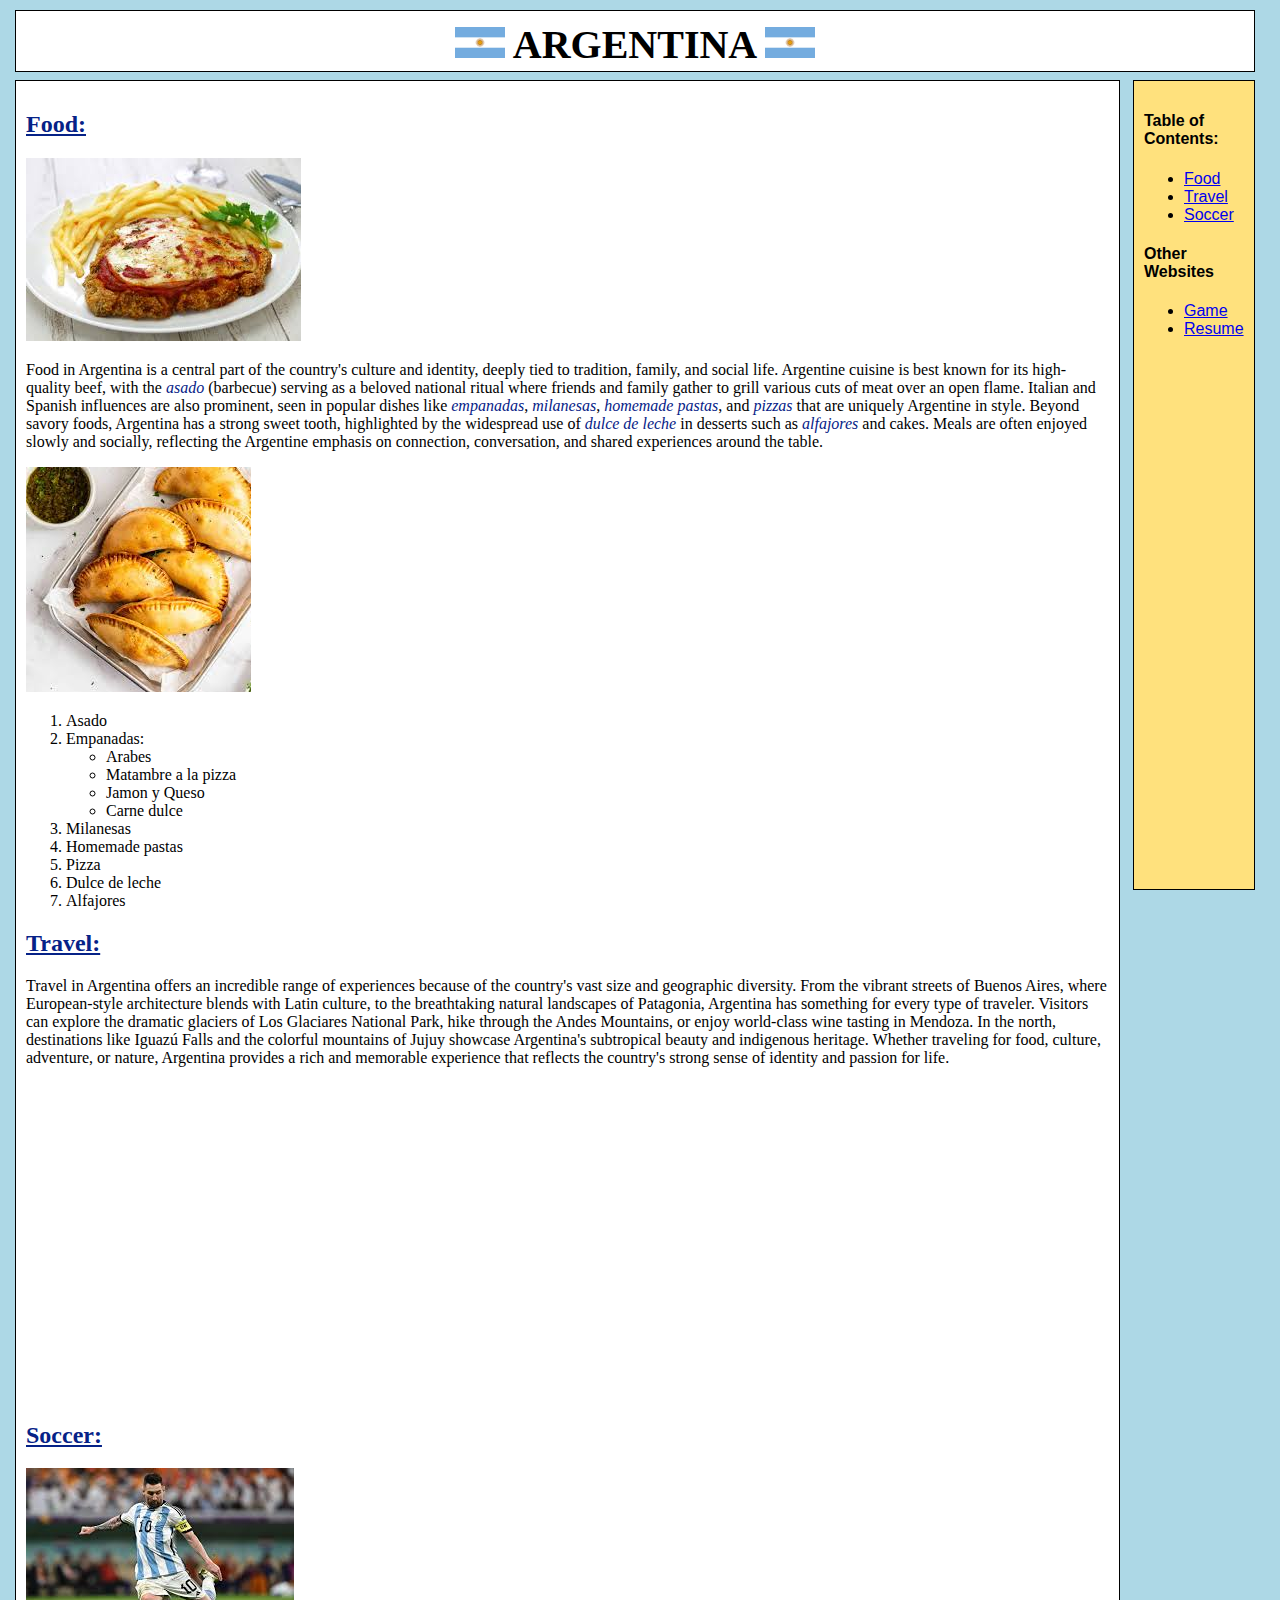
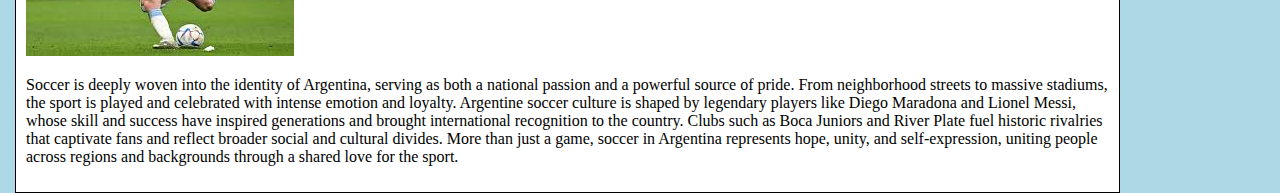
<file: index.html>
<!DOCTYPE html>
<html lang="en">
<head>
    <meta charset="UTF-8">
    <meta name="viewport" content="width=device-width, initial-scale=1.0">
    <title>Argentina</title>
    <link rel="stylesheet" href="styles/styles.css">
</head>
<body>
    <div class="common header">
        <img src="images/flag.png" alt="flag" width="50px">
        ARGENTINA
        <img src="images/flag.png" alt="flag" width="50px">
    </div>
<div class="common right"> 
    <h4>Table of Contents:</h4>
    <ul>
        <li><a href="#food">Food</a></li>
        <li><a href="#travel">Travel</a></li>
        <li><a href="#soccer">Soccer</a></li>
    </ul>
    <h4>Other Websites</h4>
    <ul>
        <li><a href="game.html">Game</a></li>
        <li><a href="resume.html">Resume</a></li>
    </ul>
</div>
<div class="common main">
<h2 id="food">Food:</h2>
    <img src="images/milanesa.jpg" alt="milanesa" height: 70px>
    <p> Food in Argentina is a central part of the country's culture and identity, deeply tied to tradition, family, and social life. Argentine cuisine is best known for its high-quality beef, with the <span class="italic">asado</span> (barbecue) serving as a beloved national ritual where friends and family gather to grill various cuts of meat over an open flame. Italian and Spanish influences are also prominent, seen in popular dishes like <span class="italic">empanadas</span>, <span class="italic">milanesas</span>, <span class="italic">homemade pastas</span>, and <span class="italic">pizzas</span> that are uniquely Argentine in style. Beyond savory foods, Argentina has a strong sweet tooth, highlighted by the widespread use of <span class="italic">dulce de leche</span> in desserts such as <span class="italic">alfajores</span> and cakes. Meals are often enjoyed slowly and socially, reflecting the Argentine emphasis on connection, conversation, and shared experiences around the table.</p>
      <img src="images/empanadas.jpg" alt="empanadas" heigth:30px>
    <ol>
        <li>Asado</li>
        <li>Empanadas:<ul>
            <li>Arabes</li>
            <li>Matambre a la pizza</li>
            <li>Jamon y Queso</li>
            <li>Carne dulce</li>
        </ul></li> 
        <li>Milanesas</li>
        <li>Homemade pastas</li>
        <li>Pizza</li>
        <li>Dulce de leche</li>
        <li>Alfajores</li>
    </ol>
<h2 id="travel">Travel:</h2>
    <p>Travel in Argentina offers an incredible range of experiences because of the country's vast size and geographic diversity. From the vibrant streets of Buenos Aires, where European-style architecture blends with Latin culture, to the breathtaking natural landscapes of Patagonia, Argentina has something for every type of traveler. Visitors can explore the dramatic glaciers of Los Glaciares National Park, hike through the Andes Mountains, or enjoy world-class wine tasting in Mendoza. In the north, destinations like Iguazú Falls and the colorful mountains of Jujuy showcase Argentina's subtropical beauty and indigenous heritage. Whether traveling for food, culture, adventure, or nature, Argentina provides a rich and memorable experience that reflects the country's strong sense of identity and passion for life.</p>
    <iframe width="560" height="315" src="https://www.youtube.com/embed/lQvCM3e1Z5o?si=81pCRBumGux50A_Z" title="YouTube video player" frameborder="0" allow="accelerometer; autoplay; clipboard-write; encrypted-media; gyroscope; picture-in-picture; web-share" referrerpolicy="strict-origin-when-cross-origin" allowfullscreen></iframe>
<h2 id="soccer">Soccer:</h2>
    <img src="images/messi.jpg" alt="messi" height: 100px>
    <p>Soccer is deeply woven into the identity of Argentina, serving as both a national passion and a powerful source of pride. From neighborhood streets to massive stadiums, the sport is played and celebrated with intense emotion and loyalty. Argentine soccer culture is shaped by legendary players like Diego Maradona and Lionel Messi, whose skill and success have inspired generations and brought international recognition to the country. Clubs such as Boca Juniors and River Plate fuel historic rivalries that captivate fans and reflect broader social and cultural divides. More than just a game, soccer in Argentina represents hope, unity, and self-expression, uniting people across regions and backgrounds through a shared love for the sport.
</p>
 <div class='tableauPlaceholder' id='viz1766015714443' style='position: relative'><noscript><a href='#'><img alt='World Cup ' src='https:&#47;&#47;public.tableau.com&#47;static&#47;images&#47;AH&#47;AHistoryoftheWorldCup&#47;WorldCup&#47;1_rss.png' style='border: none' /></a></noscript><object class='tableauViz'  style='display:none;'><param name='host_url' value='https%3A%2F%2Fpublic.tableau.com%2F' /> <param name='embed_code_version' value='3' /> <param name='site_root' value='' /><param name='name' value='AHistoryoftheWorldCup&#47;WorldCup' /><param name='tabs' value='no' /><param name='toolbar' value='yes' /><param name='static_image' value='https:&#47;&#47;public.tableau.com&#47;static&#47;images&#47;AH&#47;AHistoryoftheWorldCup&#47;WorldCup&#47;1.png' /> <param name='animate_transition' value='yes' /><param name='display_static_image' value='yes' /><param name='display_spinner' value='yes' /><param name='display_overlay' value='yes' /><param name='display_count' value='yes' /><param name='language' value='en-US' /><param name='filter' value='_gl=1*1qwm6v7*_ga*MTU5MjI4NDA4NS4xNzYyMTIwMzIz*_ga_8YLN0SNXVS*czE3NjYwMTU2NTYkbzQkZzAkdDE3NjYwMTU2NTYkajYwJGwwJGgw*_gcl_au*MjMyODMxMzYzLjE3NjIxMjAzMjQ.' /></object></div>                <script type='text/javascript'>                    var divElement = document.getElementById('viz1766015714443');                    var vizElement = divElement.getElementsByTagName('object')[0];                    vizElement.style.width='1050px';vizElement.style.height='400px';                    var scriptElement = document.createElement('script');                    scriptElement.src = 'https://public.tableau.com/javascripts/api/viz_v1.js';                    vizElement.parentNode.insertBefore(scriptElement, vizElement);                </script>

</div>
<div>

</div>

</body>
</html>
</file>
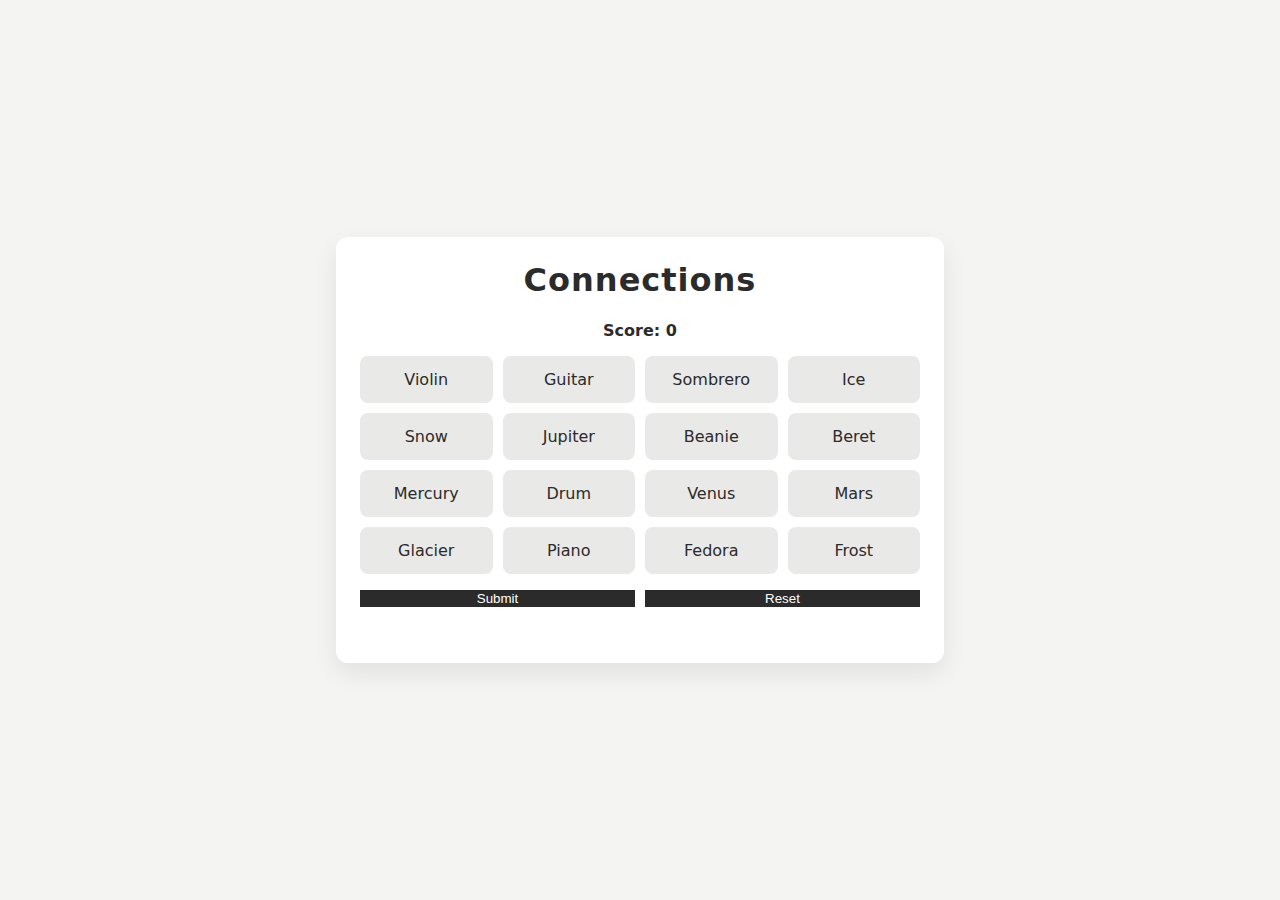
<file: game.html>
<!DOCTYPE html>
<html lang="en">
<head>
  <meta charset="UTF-8" />
  <title>Connections-Style Game</title>
  <style>
    body {
      margin: 0;
      font-family: system-ui, -apple-system, BlinkMacSystemFont, "Segoe UI", sans-serif;
      background-color: #f4f4f2;
      color: #2b2b2b;
      display: flex;
      justify-content: center;
      align-items: center;
      min-height: 100vh;
    }

    .game {
      background: #ffffff;
      border-radius: 12px;
      padding: 24px;
      max-width: 560px;
      width: 100%;
      box-shadow: 0 10px 25px rgba(0,0,0,0.08);
    }

    h1 {
      text-align: center;
      margin-top: 0;
      letter-spacing: 1px;
    }

    .score {
      text-align: center;
      margin-bottom: 16px;
      font-weight: 600;
    }

    .grid {
      display: grid;
      grid-template-columns: repeat(4, 1fr);
      gap: 10px;
      margin-bottom: 16px;
    }

    .word {
      padding: 14px 8px;
      background: #e9e9e7;
      border-radius: 8px;
      text-align: center;
      cursor: pointer;
      user-select: none;
      font-weight: 500;
      transition: background 0.2s, transform 0.1s;
    }

    .word:hover { transform: translateY(-2px); }
    .word.selected { background: #cfcfca; }
    .word.matched { cursor: default; }

    .controls {
      display: flex;
      justify-content: space-between;
      gap: 10px;
    }

    .controls button {
      flex: 1;
      background: #2b2b2b;
      color: #ffffff;
      border: none;
      cursor: pointer;
    }

    .controls button:disabled {
      background: #888;
      cursor: not-allowed;
    }

    .message {
      margin-top: 12px;
      text-align: center;
      min-height: 20px;
      font-size: 14px;
    }
  </style>
</head>
<body>
  <div class="game">
    <h1>Connections</h1>

    <div class="score">Score: <span id="score">0</span></div>
    <div class="grid" id="grid"></div>

    <div class="controls">
      <button id="submitBtn">Submit</button>
      <button id="resetBtn">Reset</button>
    </div>

    <div class="message" id="message"></div>
  </div>

  <script>
    const categoryOptions = [
      { topic: "Types of Hats", color: "#fde2e2", words: ["Fedora", "Beanie", "Sombrero", "Beret"] },
      { topic: "Ways to Run", color: "#e2f0cb", words: ["Sprint", "Jog", "Dash", "Bolt"] },
      { topic: "Associated with Paper", color: "#e0e7ff", words: ["Pen", "Ink", "Notebook", "Printer"] },
      { topic: "Cold Things", color: "#dff5f2", words: ["Ice", "Snow", "Frost", "Glacier"] },
      { topic: "Fruits", color: "#fff0b3", words: ["Apple", "Banana", "Cherry", "Date"] },
      { topic: "Colors", color: "#ffd6d6", words: ["Red", "Blue", "Green", "Purple"] },
      { topic: "Musical Instruments", color: "#c6f5ff", words: ["Guitar", "Piano", "Violin", "Drum"] },
      { topic: "Shapes", color: "#e9dfff", words: ["Circle", "Square", "Triangle", "Hexagon"] },
      { topic: "Vehicles", color: "#d4f1f4", words: ["Car", "Bike", "Train", "Plane"] },
      { topic: "Planets", color: "#fce2ff", words: ["Mercury", "Venus", "Mars", "Jupiter"] }
    ];

    let score = 0;
    let selected = [];
    let matchedWords = new Map();
    let categories = [];

    const grid = document.getElementById("grid");
    const scoreEl = document.getElementById("score");
    const messageEl = document.getElementById("message");
    const submitBtn = document.getElementById("submitBtn");

    function shuffle(array) {
      for (let i = array.length - 1; i > 0; i--) {
        const j = Math.floor(Math.random() * (i + 1));
        [array[i], array[j]] = [array[j], array[i]];
      }
      return array;
    }

    function selectRandomCategories() {
      const shuffled = shuffle([...categoryOptions]);
      return shuffled.slice(0, 4);
    }

    function initGame() {
      grid.innerHTML = "";
      score = 0;
      selected = [];
      matchedWords.clear();
      scoreEl.textContent = score;
      messageEl.textContent = "";

      categories = selectRandomCategories();
      const allWords = shuffle(categories.flatMap(c => c.words));

      allWords.forEach(word => {
        const div = document.createElement("div");
        div.className = "word";
        div.textContent = word;
        div.addEventListener("click", () => toggleSelect(div, word));
        grid.appendChild(div);
      });
    }

    function toggleSelect(div, word) {
      if (matchedWords.has(word)) return;

      if (selected.includes(word)) {
        selected = selected.filter(w => w !== word);
        div.classList.remove("selected");
      } else {
        if (selected.length >= 4) return;
        selected.push(word);
        div.classList.add("selected");
      }
    }

    function checkMatch() {
      if (selected.length !== 4) {
        messageEl.textContent = "Select exactly 4 words.";
        return;
      }

      const match = categories.find(cat => selected.every(w => cat.words.includes(w)));

      if (match) {
        score += 10;
        messageEl.textContent = `Correct! Category: ${match.topic}`;

        document.querySelectorAll('.word').forEach(div => {
          if (selected.includes(div.textContent)) {
            div.classList.remove('selected');
            div.classList.add('matched');
            div.style.background = match.color;
            matchedWords.set(div.textContent, true);
          }
        });

        if (matchedWords.size === categories.flatMap(c => c.words).length) {
          messageEl.textContent = `🎉 Congrats! You won! Your final score: ${score}`;
        }
      } else {
        score -= 3;
        messageEl.textContent = "Incorrect match.";
        document.querySelectorAll('.word.selected').forEach(div => div.classList.remove('selected'));
      }

      selected = [];
      scoreEl.textContent = score;
    }

    submitBtn.addEventListener("click", checkMatch);
    document.getElementById("resetBtn").addEventListener("click", initGame);

    initGame();
  </script>
</body>
</html>
</file>
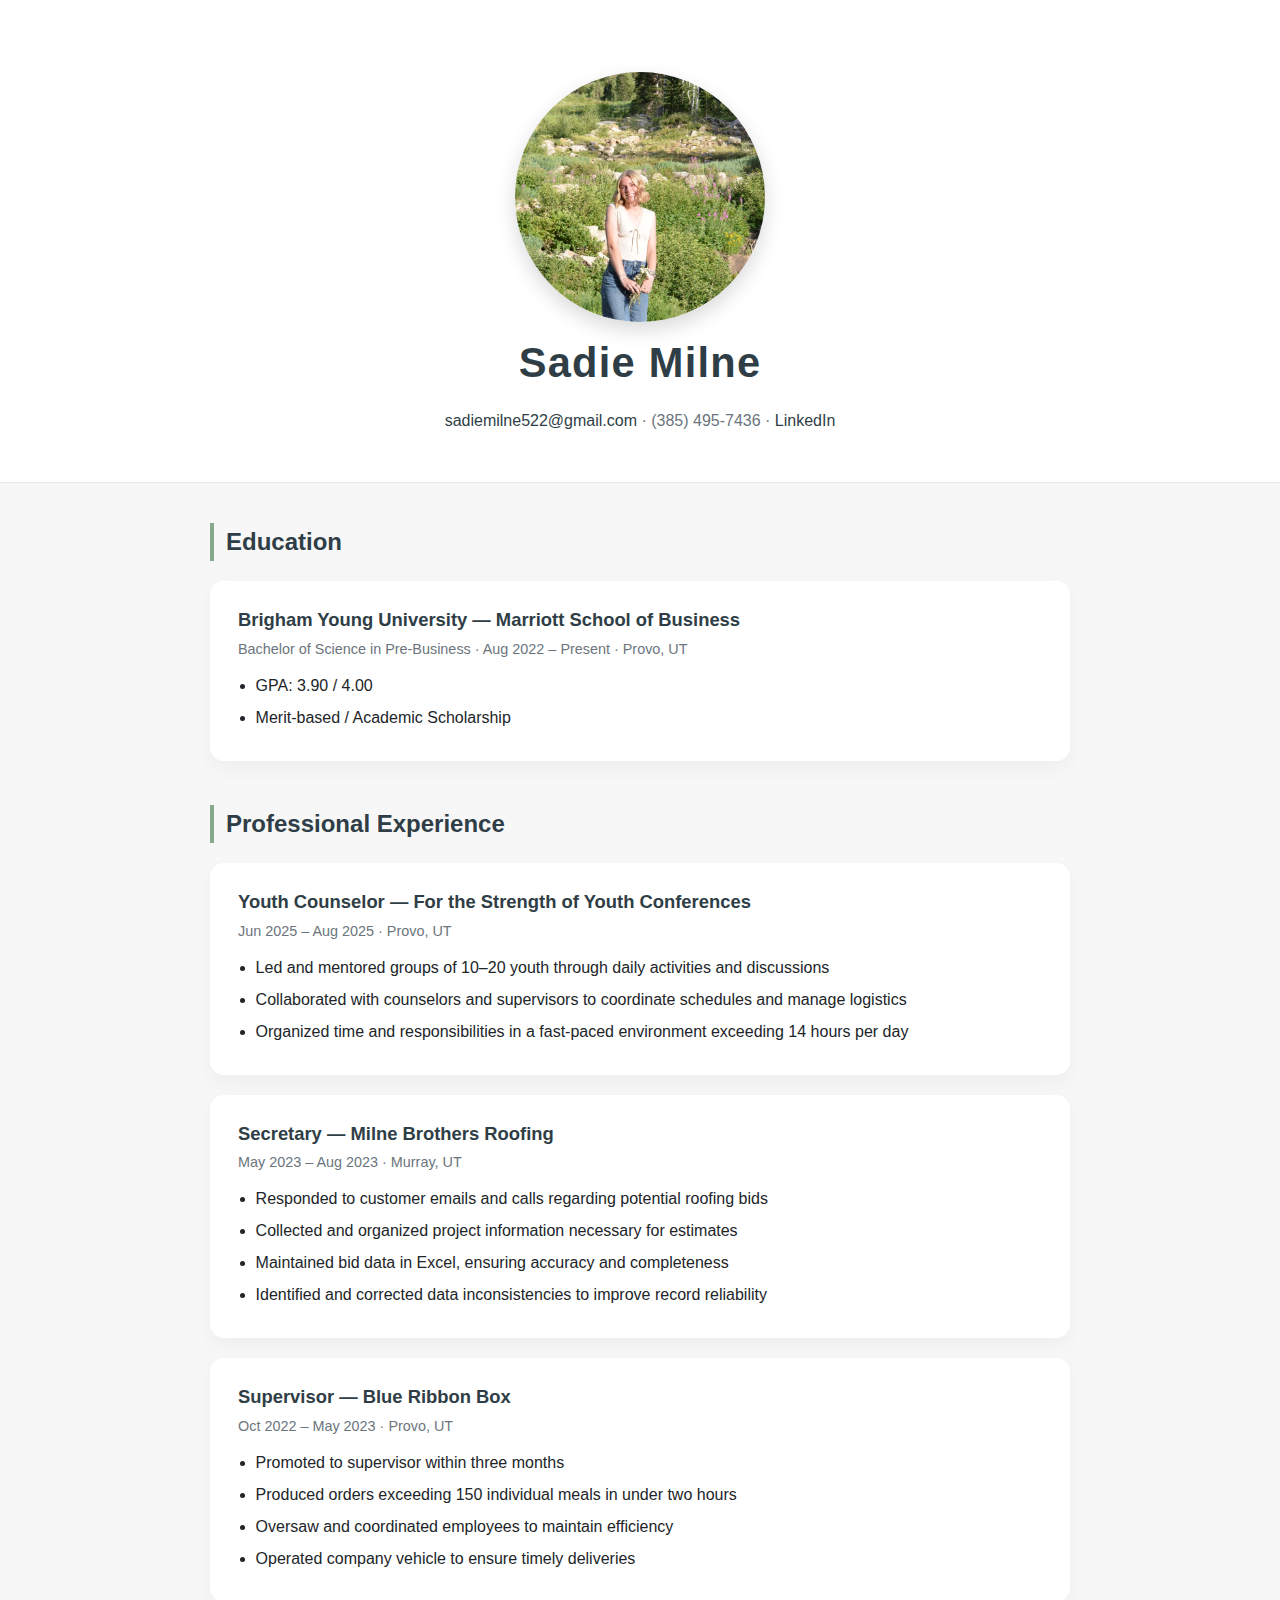
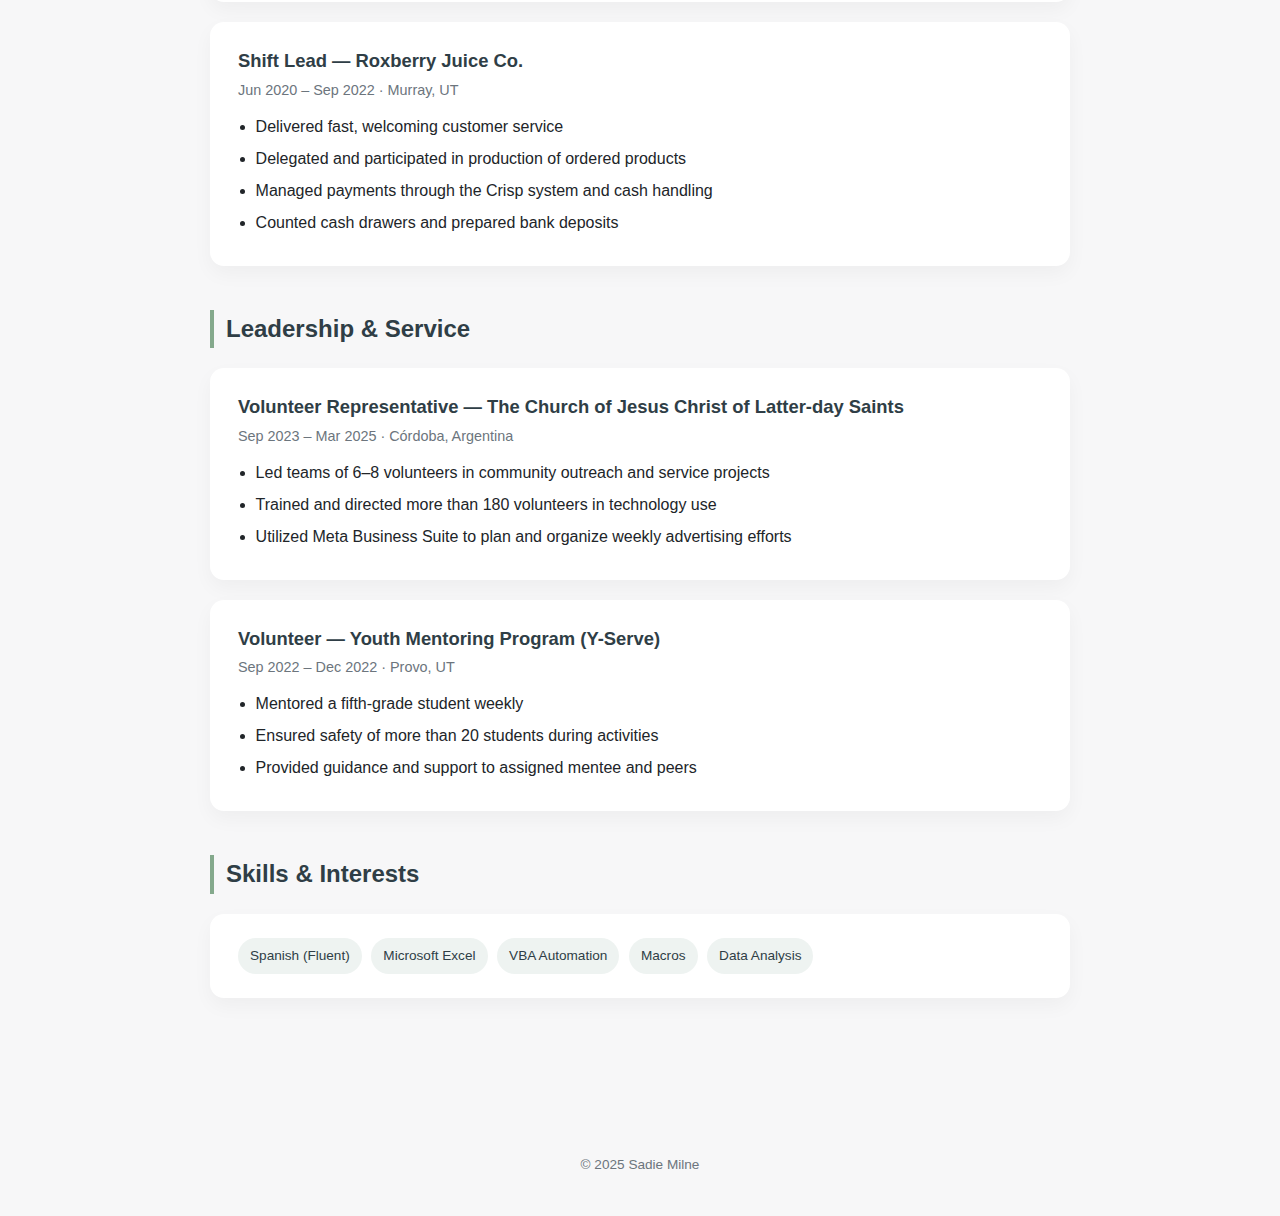
<file: resume.html>
<!DOCTYPE html>
<html lang="en">
<head>
  <meta charset="UTF-8" />
  <meta name="viewport" content="width=device-width, initial-scale=1.0" />
  <title>Sadie Milne | Resume</title>
  <style>
    :root {
      --bg: #f7f7f8;
      --card: #ffffff;
      --primary: #2f3e46;
      --secondary: #6c757d;
      --accent: #84a98c;
      --text: #212529;
    }

    * {
      box-sizing: border-box;
    }

    body {
      margin: 0;
      font-family: -apple-system, BlinkMacSystemFont, "Segoe UI", Roboto, Inter, Helvetica, Arial, sans-serif;
      background: var(--bg);
      color: var(--text);
      line-height: 1.6;
    }

    header {
      background: var(--card);
      padding: 3rem 1.5rem 2rem;
      text-align: center;
      border-bottom: 1px solid #e5e7eb;
    }

    header h1 {
      margin: 0;
      font-size: 2.6rem;
      color: var(--primary);
      letter-spacing: 0.03em;
    }

    header p {
      margin-top: 0.75rem;
      color: var(--secondary);
      font-size: 1rem;
    }

    header a {
      color: var(--primary);
      text-decoration: none;
      font-weight: 500;
    }

    main {
      max-width: 900px;
      margin: 2.5rem auto;
      padding: 0 1.25rem 3rem;
    }

    section {
      margin-bottom: 2.75rem;
    }

    section h2 {
      font-size: 1.5rem;
      margin-bottom: 1.25rem;
      color: var(--primary);
      border-left: 4px solid var(--accent);
      padding-left: 0.75rem;
    }

    .card {
      background: var(--card);
      padding: 1.5rem 1.75rem;
      border-radius: 14px;
      box-shadow: 0 8px 20px rgba(0, 0, 0, 0.04);
      margin-bottom: 1.25rem;
    }

    .card h3 {
      margin: 0;
      font-size: 1.15rem;
      color: var(--primary);
    }

    .meta {
      font-size: 0.9rem;
      color: var(--secondary);
      margin: 0.2rem 0 0.75rem;
    }

    ul {
      margin: 0.5rem 0 0;
      padding-left: 1.1rem;
    }

    li {
      margin-bottom: 0.4rem;
    }

    .skills {
      display: flex;
      flex-wrap: wrap;
      gap: 0.6rem;
    }

    .skill {
      background: #eef3f1;
      color: var(--primary);
      padding: 0.45rem 0.75rem;
      border-radius: 999px;
      font-size: 0.85rem;
      font-weight: 500;
    }

    footer {
      text-align: center;
      font-size: 0.85rem;
      color: var(--secondary);
      padding: 1.5rem 1rem 2.5rem;
    }

    @media (max-width: 600px) {
      header h1 {
        font-size: 2.1rem;
      }
    }
  </style>
</head>
<body>
  <header>
    <img src="images/headshot.jpeg" alt="Headshot of Sadie Milne" style="margin-top:1.5rem;width:250px;height:250px;object-fit:cover;border-radius:50%;box-shadow:0 8px 20px rgba(0,0,0,0.15);" />
    <br>
    <h1>Sadie Milne</h1>
    <p>
      <a href="mailto:sadiemilne522@gmail.com">sadiemilne522@gmail.com</a> · (385) 495-7436 ·
      <a href="https://www.linkedin.com/in/sadie-milne" target="_blank">LinkedIn</a>
    </p>
  </header>

  <main>
    <section>
      <h2>Education</h2>
      <div class="card">
        <h3>Brigham Young University — Marriott School of Business</h3>
        <p class="meta">Bachelor of Science in Pre-Business · Aug 2022 – Present · Provo, UT</p>
        <ul>
          <li>GPA: 3.90 / 4.00</li>
          <li>Merit-based / Academic Scholarship</li>
        </ul>
      </div>
    </section>

    <section>
      <h2>Professional Experience</h2>

      <div class="card">
        <h3>Youth Counselor — For the Strength of Youth Conferences</h3>
        <p class="meta">Jun 2025 – Aug 2025 · Provo, UT</p>
        <ul>
          <li>Led and mentored groups of 10–20 youth through daily activities and discussions</li>
          <li>Collaborated with counselors and supervisors to coordinate schedules and manage logistics</li>
          <li>Organized time and responsibilities in a fast-paced environment exceeding 14 hours per day</li>
        </ul>
      </div>

      <div class="card">
        <h3>Secretary — Milne Brothers Roofing</h3>
        <p class="meta">May 2023 – Aug 2023 · Murray, UT</p>
        <ul>
          <li>Responded to customer emails and calls regarding potential roofing bids</li>
          <li>Collected and organized project information necessary for estimates</li>
          <li>Maintained bid data in Excel, ensuring accuracy and completeness</li>
          <li>Identified and corrected data inconsistencies to improve record reliability</li>
        </ul>
      </div>

      <div class="card">
        <h3>Supervisor — Blue Ribbon Box</h3>
        <p class="meta">Oct 2022 – May 2023 · Provo, UT</p>
        <ul>
          <li>Promoted to supervisor within three months</li>
          <li>Produced orders exceeding 150 individual meals in under two hours</li>
          <li>Oversaw and coordinated employees to maintain efficiency</li>
          <li>Operated company vehicle to ensure timely deliveries</li>
        </ul>
      </div>

      <div class="card">
        <h3>Shift Lead — Roxberry Juice Co.</h3>
        <p class="meta">Jun 2020 – Sep 2022 · Murray, UT</p>
        <ul>
          <li>Delivered fast, welcoming customer service</li>
          <li>Delegated and participated in production of ordered products</li>
          <li>Managed payments through the Crisp system and cash handling</li>
          <li>Counted cash drawers and prepared bank deposits</li>
        </ul>
      </div>
    </section>

    <section>
      <h2>Leadership & Service</h2>

      <div class="card">
        <h3>Volunteer Representative — The Church of Jesus Christ of Latter-day Saints</h3>
        <p class="meta">Sep 2023 – Mar 2025 · Córdoba, Argentina</p>
        <ul>
          <li>Led teams of 6–8 volunteers in community outreach and service projects</li>
          <li>Trained and directed more than 180 volunteers in technology use</li>
          <li>Utilized Meta Business Suite to plan and organize weekly advertising efforts</li>
        </ul>
      </div>

      <div class="card">
        <h3>Volunteer — Youth Mentoring Program (Y-Serve)</h3>
        <p class="meta">Sep 2022 – Dec 2022 · Provo, UT</p>
        <ul>
          <li>Mentored a fifth-grade student weekly</li>
          <li>Ensured safety of more than 20 students during activities</li>
          <li>Provided guidance and support to assigned mentee and peers</li>
        </ul>
      </div>
    </section>

    <section>
      <h2>Skills & Interests</h2>
      <div class="card">
        <div class="skills">
          <span class="skill">Spanish (Fluent)</span>
          <span class="skill">Microsoft Excel</span>
          <span class="skill">VBA Automation</span>
          <span class="skill">Macros</span>
          <span class="skill">Data Analysis</span>
        </div>
      </div>
    </section>
  </main>

  <footer>
    © 2025 Sadie Milne
  </footer>
</body>
</html>
</file>
<file: styles/styles.css>
body{
    background-color: lightblue;
}
h2{
    text-decoration: underline;
    color:rgb(6, 34, 135)
}
.common{
    background-color: white;
    position: absolute;
    border: 1px solid black;
    padding:10px
}
.header{
    font-size:40px;
    font-family:'Times New Roman', Times, serif;
    text-align: center;
    font-weight: bold;
    top:10px;
    left: 15px;
    right: 25px;
    height: 40px;
    padding: 10px
}
.right{
    font-family:Verdana, Geneva, Tahoma, sans-serif;
    background-color: rgb(255, 225, 125);
    top: 80px;
    right: 25px;
    width: 100px;
    bottom: 10px;
    position: fixed;
}
.main{
    top: 80px;
    left: 15px;
    right: 160px;
    bottom: 10px;
    height: fit-content;
}
.italic{
    font-style:italic;
    color: rgb(6, 34, 135);
}
</file>
